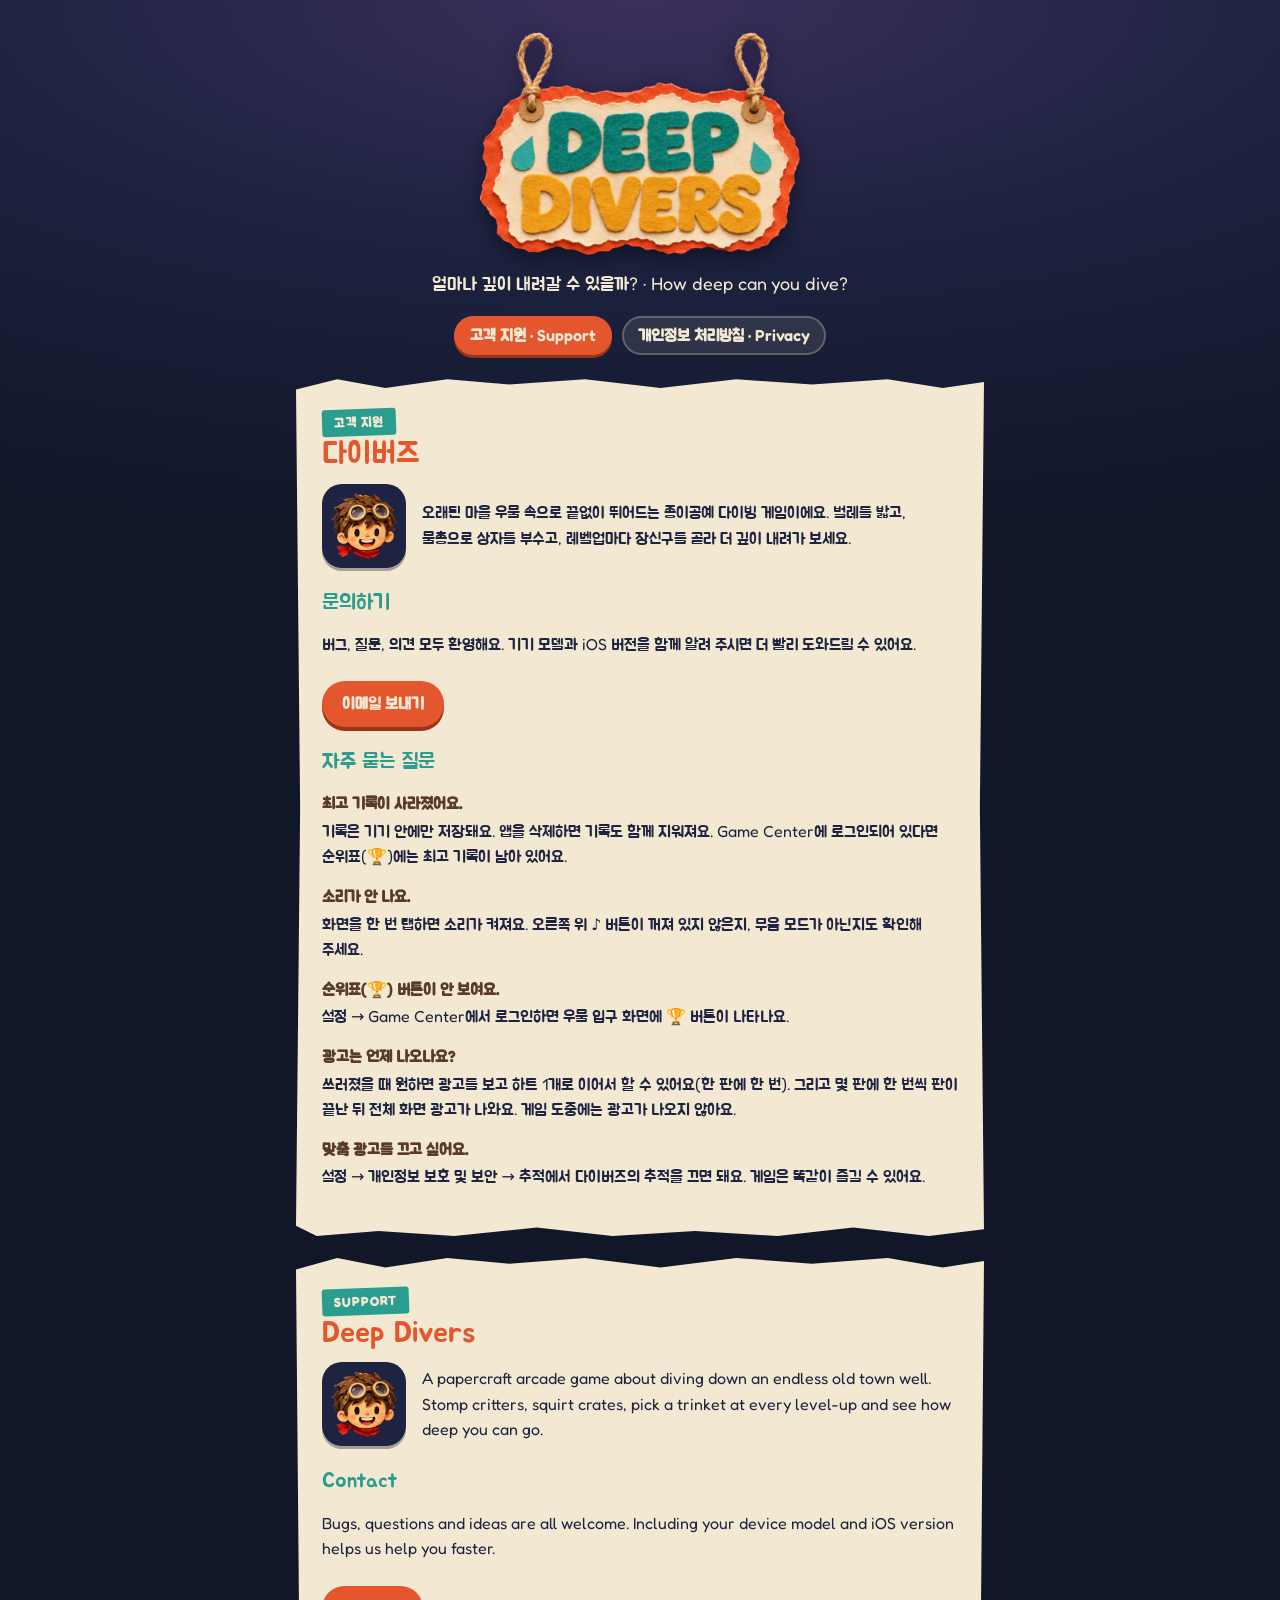
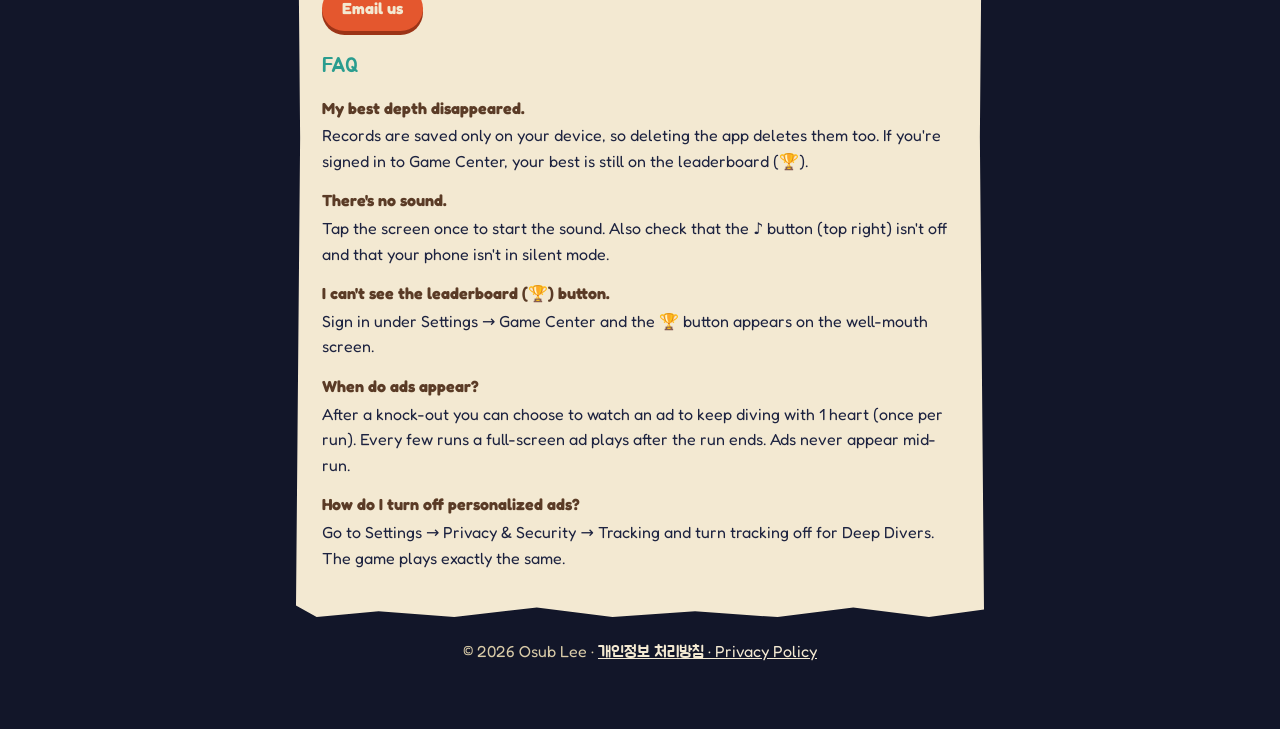
<file: index.html>
<!doctype html>
<html lang="ko">
<head>
  <meta charset="utf-8" />
  <meta name="viewport" content="width=device-width, initial-scale=1" />
  <title>다이버즈 Deep Divers · 고객 지원</title>
  <meta name="description" content="다이버즈(Deep Divers) 고객 지원 · Support for Deep Divers, a papercraft well-diving game." />
  <link rel="icon" type="image/png" href="favicon.png" />
  <link rel="preconnect" href="https://fonts.googleapis.com" />
  <link rel="preconnect" href="https://fonts.gstatic.com" crossorigin />
  <link href="https://fonts.googleapis.com/css2?family=Fredoka:wght@500;600;700&family=Jua&display=swap" rel="stylesheet" />
  <link rel="stylesheet" href="style.css" />
</head>
<body>
  <div class="wrap">
    <header>
      <img class="logo" src="img/logo.png" alt="Deep Divers" width="480" height="335" />
      <p class="tag">얼마나 깊이 내려갈 수 있을까? · How deep can you dive?</p>
    </header>
    <nav>
      <a href="index.html" aria-current="page">고객 지원 · Support</a>
      <a href="privacy.html">개인정보 처리방침 · Privacy</a>
    </nav>

    <main>
      <section class="paper" lang="ko">
        <span class="kicker">고객 지원</span>
        <h1>다이버즈</h1>
        <div class="app">
          <img src="img/icon.png" alt="" width="84" height="84" />
          <p>오래된 마을 우물 속으로 끝없이 뛰어드는 종이공예 다이빙 게임이에요. 벌레를 밟고, 물총으로 상자를 부수고, 레벨업마다 장신구를 골라 더 깊이 내려가 보세요.</p>
        </div>

        <h2>문의하기</h2>
        <p>버그, 질문, 의견 모두 환영해요. 기기 모델과 iOS 버전을 함께 알려 주시면 더 빨리 도와드릴 수 있어요.</p>
        <a class="btn" href="mailto:leeosub1647+deepdivers@gmail.com?subject=%EB%8B%A4%EC%9D%B4%EB%B2%84%EC%A6%88%20%EB%AC%B8%EC%9D%98">이메일 보내기</a>

        <h2>자주 묻는 질문</h2>
        <dl class="faq">
          <dt>최고 기록이 사라졌어요.</dt>
          <dd>기록은 기기 안에만 저장돼요. 앱을 삭제하면 기록도 함께 지워져요. Game Center에 로그인되어 있다면 순위표(🏆)에는 최고 기록이 남아 있어요.</dd>
          <dt>소리가 안 나요.</dt>
          <dd>화면을 한 번 탭하면 소리가 켜져요. 오른쪽 위 ♪ 버튼이 꺼져 있지 않은지, 무음 모드가 아닌지도 확인해 주세요.</dd>
          <dt>순위표(🏆) 버튼이 안 보여요.</dt>
          <dd>설정 → Game Center에서 로그인하면 우물 입구 화면에 🏆 버튼이 나타나요.</dd>
          <dt>광고는 언제 나오나요?</dt>
          <dd>쓰러졌을 때 원하면 광고를 보고 하트 1개로 이어서 할 수 있어요(한 판에 한 번). 그리고 몇 판에 한 번씩 판이 끝난 뒤 전체 화면 광고가 나와요. 게임 도중에는 광고가 나오지 않아요.</dd>
          <dt>맞춤 광고를 끄고 싶어요.</dt>
          <dd>설정 → 개인정보 보호 및 보안 → 추적에서 다이버즈의 추적을 끄면 돼요. 게임은 똑같이 즐길 수 있어요.</dd>
        </dl>
      </section>

      <section class="paper" lang="en">
        <span class="kicker">Support</span>
        <h1>Deep Divers</h1>
        <div class="app">
          <img src="img/icon.png" alt="" width="84" height="84" />
          <p>A papercraft arcade game about diving down an endless old town well. Stomp critters, squirt crates, pick a trinket at every level-up and see how deep you can go.</p>
        </div>

        <h2>Contact</h2>
        <p>Bugs, questions and ideas are all welcome. Including your device model and iOS version helps us help you faster.</p>
        <a class="btn" href="mailto:leeosub1647+deepdivers@gmail.com?subject=Deep%20Divers%20support">Email us</a>

        <h2>FAQ</h2>
        <dl class="faq">
          <dt>My best depth disappeared.</dt>
          <dd>Records are saved only on your device, so deleting the app deletes them too. If you're signed in to Game Center, your best is still on the leaderboard (🏆).</dd>
          <dt>There's no sound.</dt>
          <dd>Tap the screen once to start the sound. Also check that the ♪ button (top right) isn't off and that your phone isn't in silent mode.</dd>
          <dt>I can't see the leaderboard (🏆) button.</dt>
          <dd>Sign in under Settings → Game Center and the 🏆 button appears on the well-mouth screen.</dd>
          <dt>When do ads appear?</dt>
          <dd>After a knock-out you can choose to watch an ad to keep diving with 1 heart (once per run). Every few runs a full-screen ad plays after the run ends. Ads never appear mid-run.</dd>
          <dt>How do I turn off personalized ads?</dt>
          <dd>Go to Settings → Privacy &amp; Security → Tracking and turn tracking off for Deep Divers. The game plays exactly the same.</dd>
        </dl>
      </section>
    </main>

    <footer>
      <p>© 2026 Osub Lee · <a href="privacy.html">개인정보 처리방침 · Privacy Policy</a></p>
    </footer>
  </div>
</body>
</html>
</file>
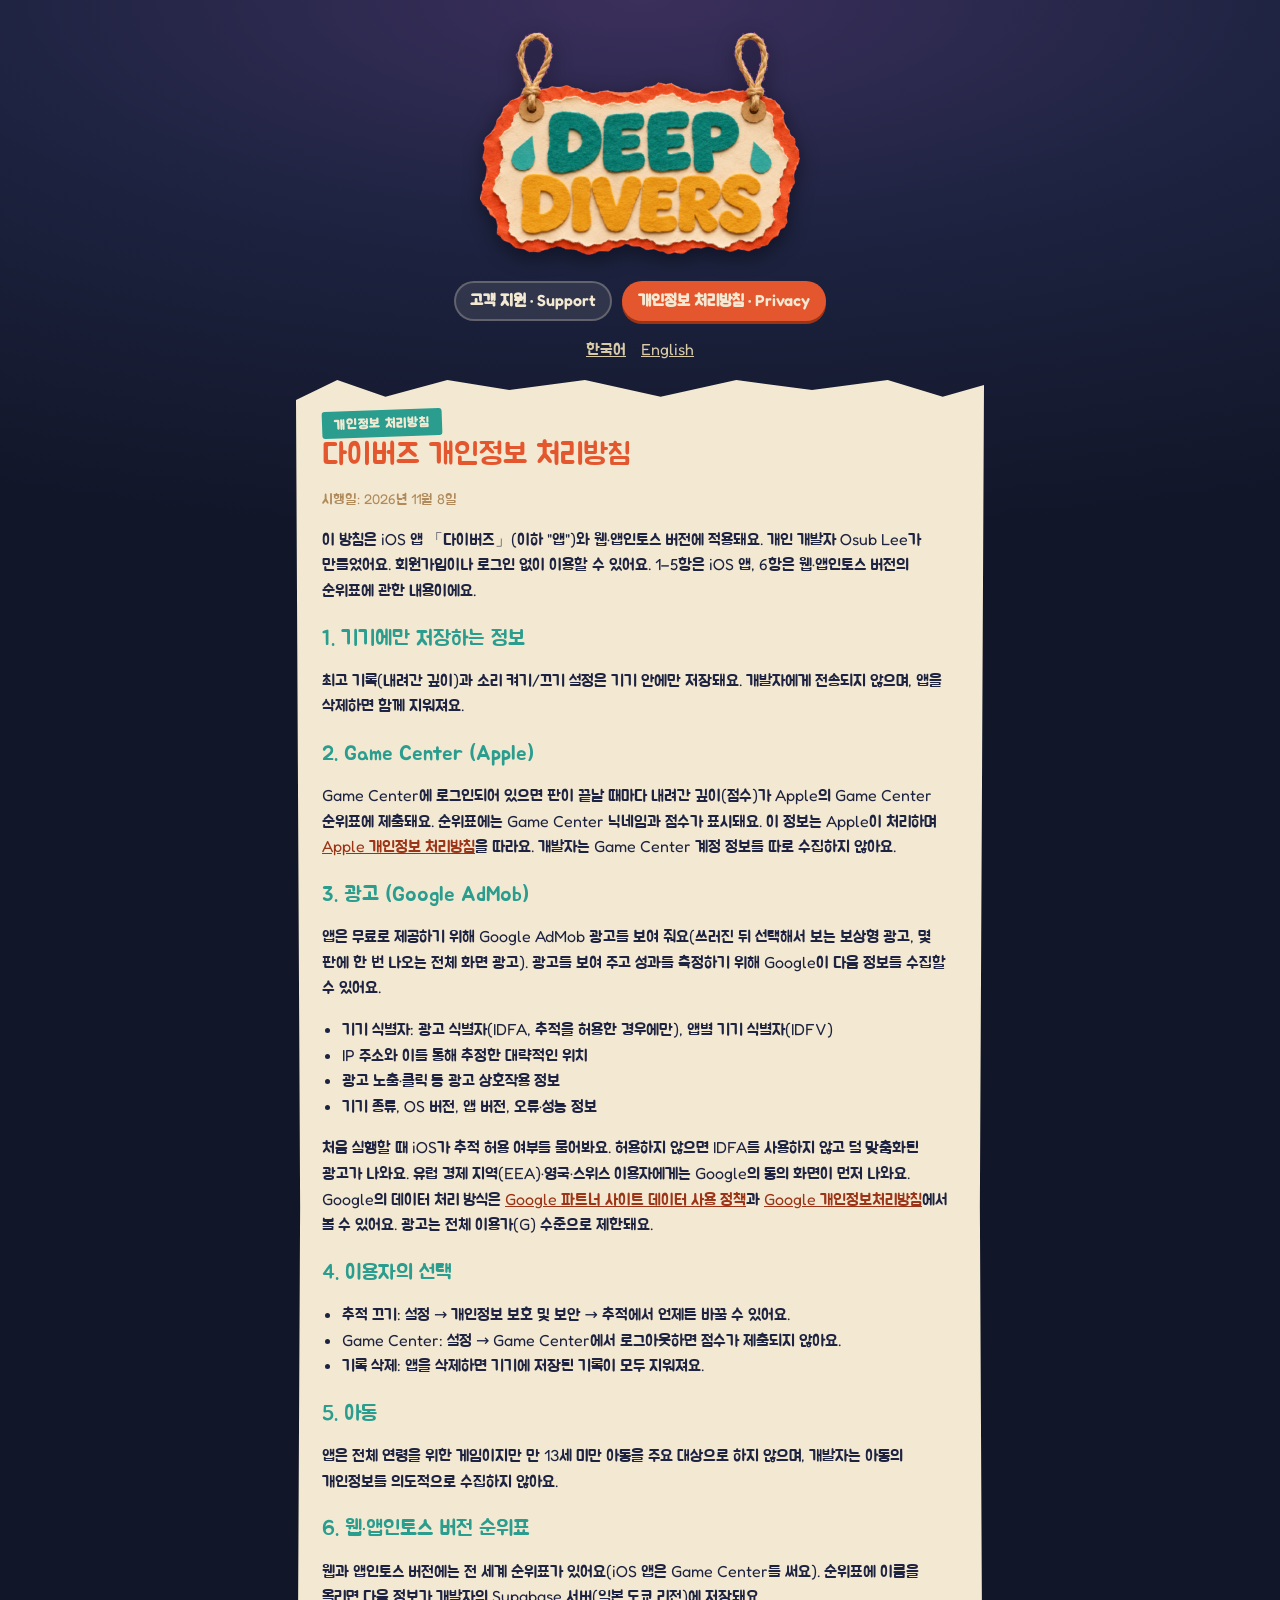
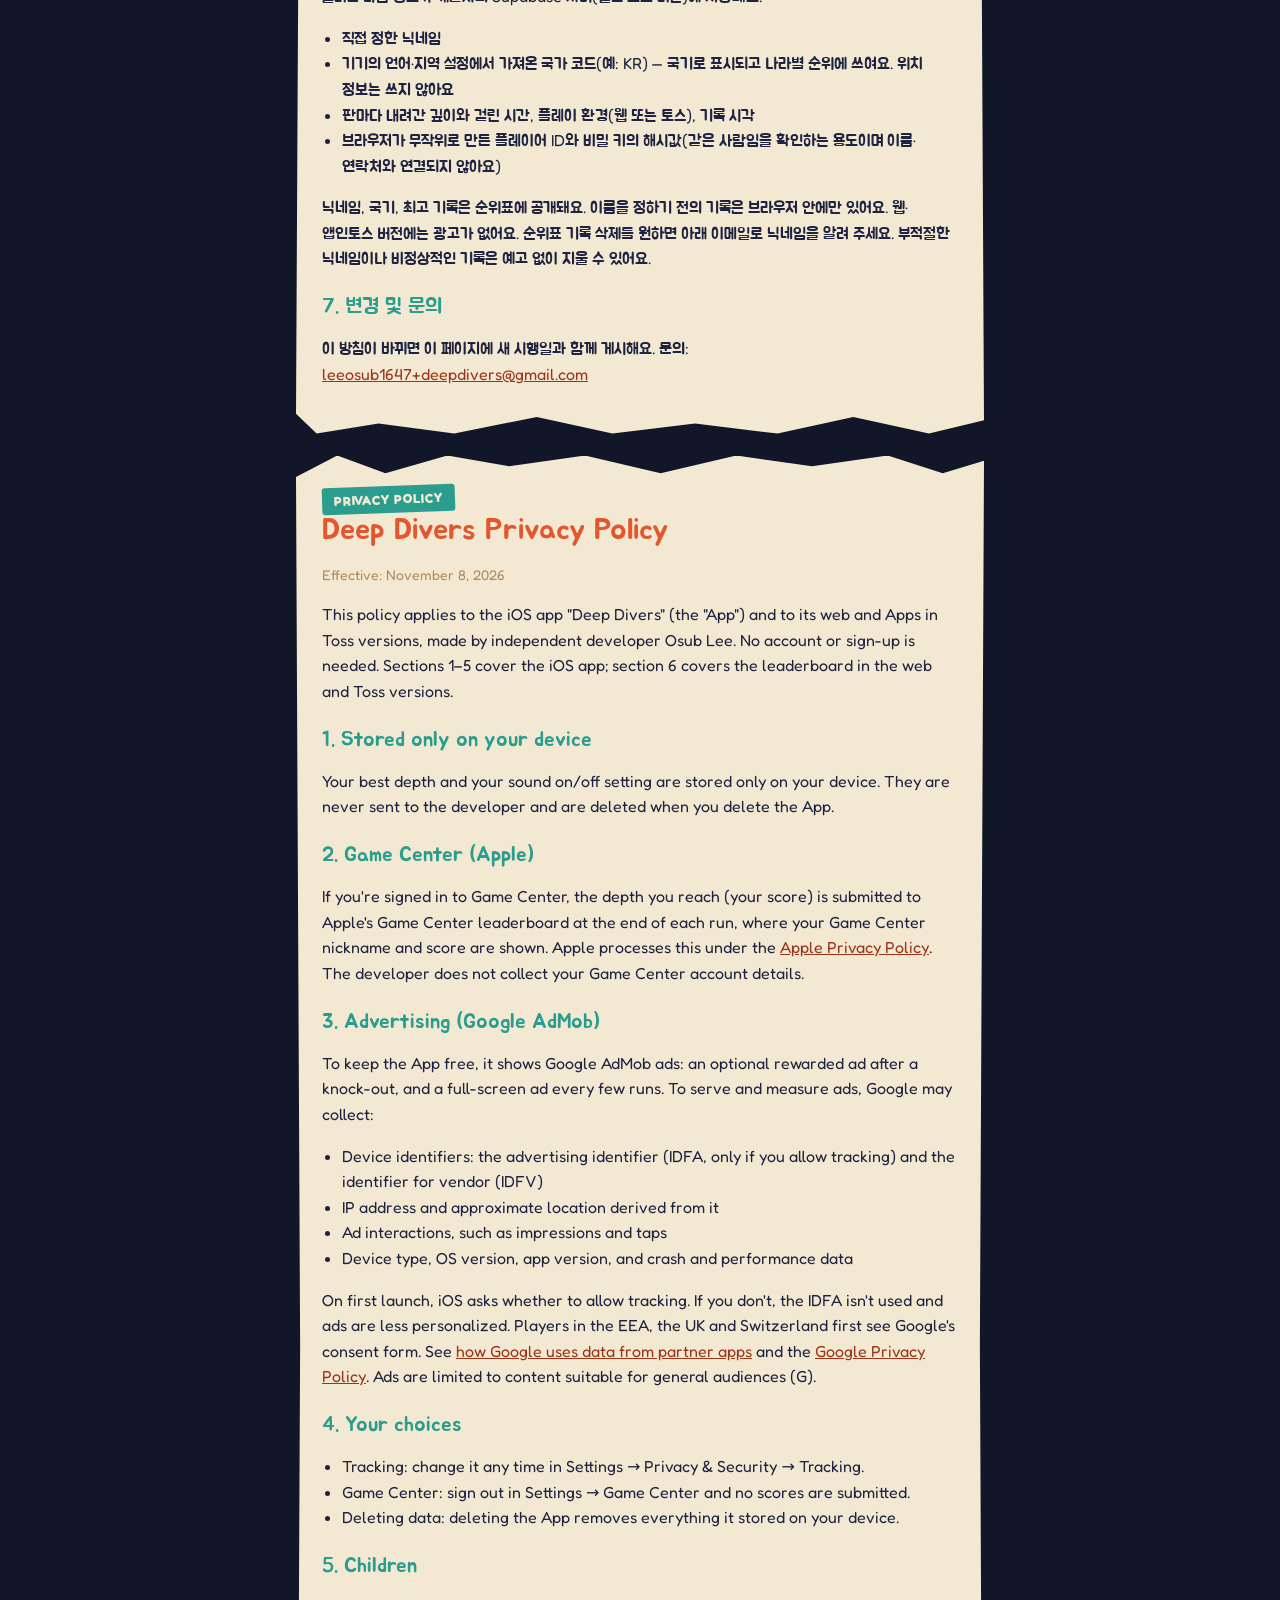
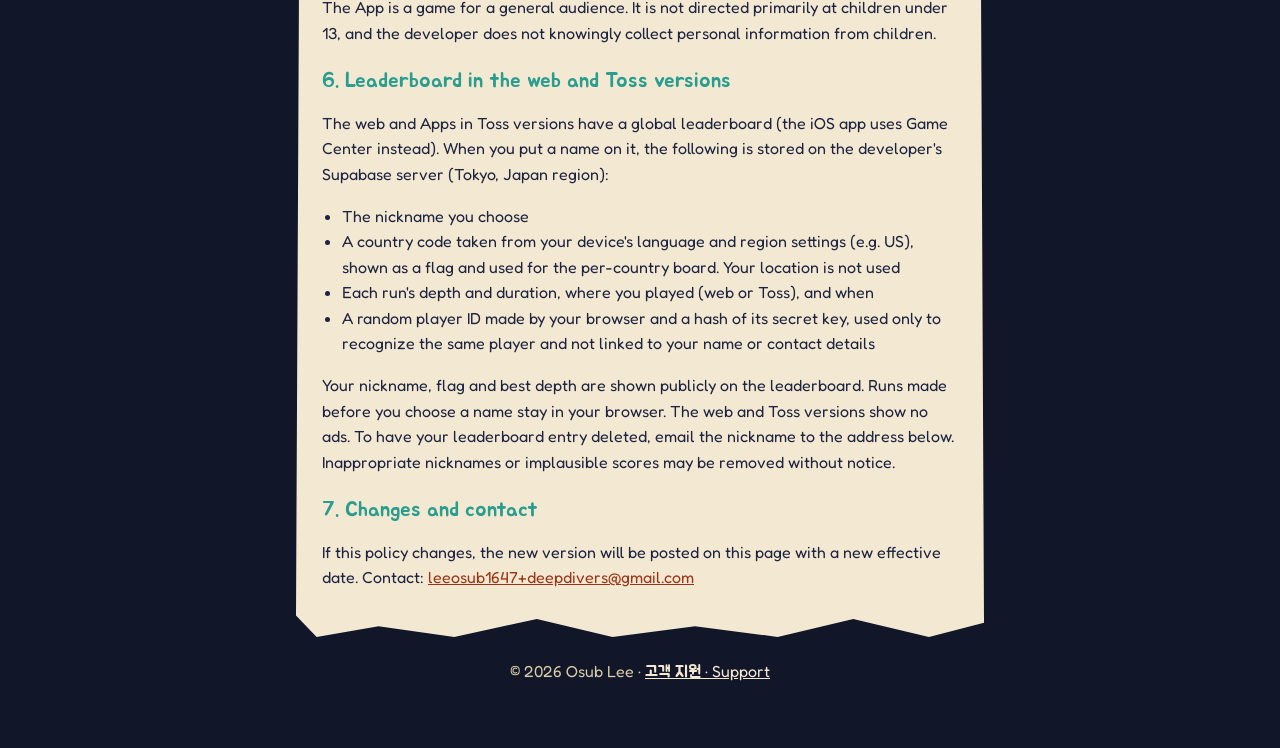
<file: privacy.html>
<!doctype html>
<html lang="ko">
<head>
  <meta charset="utf-8" />
  <meta name="viewport" content="width=device-width, initial-scale=1" />
  <title>다이버즈 Deep Divers · 개인정보 처리방침 Privacy Policy</title>
  <meta name="description" content="다이버즈(Deep Divers) iOS 앱 개인정보 처리방침 · Privacy Policy for the Deep Divers iOS app." />
  <link rel="icon" type="image/png" href="favicon.png" />
  <link rel="preconnect" href="https://fonts.googleapis.com" />
  <link rel="preconnect" href="https://fonts.gstatic.com" crossorigin />
  <link href="https://fonts.googleapis.com/css2?family=Fredoka:wght@500;600;700&family=Jua&display=swap" rel="stylesheet" />
  <link rel="stylesheet" href="style.css" />
</head>
<body>
  <div class="wrap">
    <header>
      <a href="index.html"><img class="logo" src="img/logo.png" alt="Deep Divers" width="480" height="335" /></a>
    </header>
    <nav>
      <a href="index.html">고객 지원 · Support</a>
      <a href="privacy.html" aria-current="page">개인정보 처리방침 · Privacy</a>
    </nav>
    <p class="lang"><a href="#ko">한국어</a>·<a href="#en">English</a></p>

    <main>
      <section class="paper" id="ko" lang="ko">
        <span class="kicker">개인정보 처리방침</span>
        <h1>다이버즈 개인정보 처리방침</h1>
        <p class="muted">시행일: 2026년 11월 8일</p>
        <p>이 방침은 iOS 앱 「다이버즈」(이하 "앱")와 웹·앱인토스 버전에 적용돼요. 개인 개발자 Osub Lee가 만들었어요. 회원가입이나 로그인 없이 이용할 수 있어요. 1–5항은 iOS 앱, 6항은 웹·앱인토스 버전의 순위표에 관한 내용이에요.</p>

        <h2>1. 기기에만 저장하는 정보</h2>
        <p>최고 기록(내려간 깊이)과 소리 켜기/끄기 설정은 기기 안에만 저장돼요. 개발자에게 전송되지 않으며, 앱을 삭제하면 함께 지워져요.</p>

        <h2>2. Game Center (Apple)</h2>
        <p>Game Center에 로그인되어 있으면 판이 끝날 때마다 내려간 깊이(점수)가 Apple의 Game Center 순위표에 제출돼요. 순위표에는 Game Center 닉네임과 점수가 표시돼요. 이 정보는 Apple이 처리하며 <a href="https://www.apple.com/legal/privacy/">Apple 개인정보 처리방침</a>을 따라요. 개발자는 Game Center 계정 정보를 따로 수집하지 않아요.</p>

        <h2>3. 광고 (Google AdMob)</h2>
        <p>앱은 무료로 제공하기 위해 Google AdMob 광고를 보여 줘요(쓰러진 뒤 선택해서 보는 보상형 광고, 몇 판에 한 번 나오는 전체 화면 광고). 광고를 보여 주고 성과를 측정하기 위해 Google이 다음 정보를 수집할 수 있어요.</p>
        <ul>
          <li>기기 식별자: 광고 식별자(IDFA, 추적을 허용한 경우에만), 앱별 기기 식별자(IDFV)</li>
          <li>IP 주소와 이를 통해 추정한 대략적인 위치</li>
          <li>광고 노출·클릭 등 광고 상호작용 정보</li>
          <li>기기 종류, OS 버전, 앱 버전, 오류·성능 정보</li>
        </ul>
        <p>처음 실행할 때 iOS가 추적 허용 여부를 물어봐요. 허용하지 않으면 IDFA를 사용하지 않고 덜 맞춤화된 광고가 나와요. 유럽 경제 지역(EEA)·영국·스위스 이용자에게는 Google의 동의 화면이 먼저 나와요. Google의 데이터 처리 방식은 <a href="https://policies.google.com/technologies/partner-sites">Google 파트너 사이트 데이터 사용 정책</a>과 <a href="https://policies.google.com/privacy">Google 개인정보처리방침</a>에서 볼 수 있어요. 광고는 전체 이용가(G) 수준으로 제한돼요.</p>

        <h2>4. 이용자의 선택</h2>
        <ul>
          <li>추적 끄기: 설정 → 개인정보 보호 및 보안 → 추적에서 언제든 바꿀 수 있어요.</li>
          <li>Game Center: 설정 → Game Center에서 로그아웃하면 점수가 제출되지 않아요.</li>
          <li>기록 삭제: 앱을 삭제하면 기기에 저장된 기록이 모두 지워져요.</li>
        </ul>

        <h2>5. 아동</h2>
        <p>앱은 전체 연령을 위한 게임이지만 만 13세 미만 아동을 주요 대상으로 하지 않으며, 개발자는 아동의 개인정보를 의도적으로 수집하지 않아요.</p>

        <h2>6. 웹·앱인토스 버전 순위표</h2>
        <p>웹과 앱인토스 버전에는 전 세계 순위표가 있어요(iOS 앱은 Game Center를 써요). 순위표에 이름을 올리면 다음 정보가 개발자의 Supabase 서버(일본 도쿄 리전)에 저장돼요.</p>
        <ul>
          <li>직접 정한 닉네임</li>
          <li>기기의 언어·지역 설정에서 가져온 국가 코드(예: KR) — 국기로 표시되고 나라별 순위에 쓰여요. 위치 정보는 쓰지 않아요</li>
          <li>판마다 내려간 깊이와 걸린 시간, 플레이 환경(웹 또는 토스), 기록 시각</li>
          <li>브라우저가 무작위로 만든 플레이어 ID와 비밀 키의 해시값(같은 사람임을 확인하는 용도이며 이름·연락처와 연결되지 않아요)</li>
        </ul>
        <p>닉네임, 국기, 최고 기록은 순위표에 공개돼요. 이름을 정하기 전의 기록은 브라우저 안에만 있어요. 웹·앱인토스 버전에는 광고가 없어요. 순위표 기록 삭제를 원하면 아래 이메일로 닉네임을 알려 주세요. 부적절한 닉네임이나 비정상적인 기록은 예고 없이 지울 수 있어요.</p>

        <h2>7. 변경 및 문의</h2>
        <p>이 방침이 바뀌면 이 페이지에 새 시행일과 함께 게시해요. 문의: <a href="mailto:leeosub1647+deepdivers@gmail.com">leeosub1647+deepdivers@gmail.com</a></p>
      </section>

      <section class="paper" id="en" lang="en">
        <span class="kicker">Privacy Policy</span>
        <h1>Deep Divers Privacy Policy</h1>
        <p class="muted">Effective: November 8, 2026</p>
        <p>This policy applies to the iOS app "Deep Divers" (the "App") and to its web and Apps in Toss versions, made by independent developer Osub Lee. No account or sign-up is needed. Sections 1–5 cover the iOS app; section 6 covers the leaderboard in the web and Toss versions.</p>

        <h2>1. Stored only on your device</h2>
        <p>Your best depth and your sound on/off setting are stored only on your device. They are never sent to the developer and are deleted when you delete the App.</p>

        <h2>2. Game Center (Apple)</h2>
        <p>If you're signed in to Game Center, the depth you reach (your score) is submitted to Apple's Game Center leaderboard at the end of each run, where your Game Center nickname and score are shown. Apple processes this under the <a href="https://www.apple.com/legal/privacy/">Apple Privacy Policy</a>. The developer does not collect your Game Center account details.</p>

        <h2>3. Advertising (Google AdMob)</h2>
        <p>To keep the App free, it shows Google AdMob ads: an optional rewarded ad after a knock-out, and a full-screen ad every few runs. To serve and measure ads, Google may collect:</p>
        <ul>
          <li>Device identifiers: the advertising identifier (IDFA, only if you allow tracking) and the identifier for vendor (IDFV)</li>
          <li>IP address and approximate location derived from it</li>
          <li>Ad interactions, such as impressions and taps</li>
          <li>Device type, OS version, app version, and crash and performance data</li>
        </ul>
        <p>On first launch, iOS asks whether to allow tracking. If you don't, the IDFA isn't used and ads are less personalized. Players in the EEA, the UK and Switzerland first see Google's consent form. See <a href="https://policies.google.com/technologies/partner-sites">how Google uses data from partner apps</a> and the <a href="https://policies.google.com/privacy">Google Privacy Policy</a>. Ads are limited to content suitable for general audiences (G).</p>

        <h2>4. Your choices</h2>
        <ul>
          <li>Tracking: change it any time in Settings → Privacy &amp; Security → Tracking.</li>
          <li>Game Center: sign out in Settings → Game Center and no scores are submitted.</li>
          <li>Deleting data: deleting the App removes everything it stored on your device.</li>
        </ul>

        <h2>5. Children</h2>
        <p>The App is a game for a general audience. It is not directed primarily at children under 13, and the developer does not knowingly collect personal information from children.</p>

        <h2>6. Leaderboard in the web and Toss versions</h2>
        <p>The web and Apps in Toss versions have a global leaderboard (the iOS app uses Game Center instead). When you put a name on it, the following is stored on the developer's Supabase server (Tokyo, Japan region):</p>
        <ul>
          <li>The nickname you choose</li>
          <li>A country code taken from your device's language and region settings (e.g. US), shown as a flag and used for the per-country board. Your location is not used</li>
          <li>Each run's depth and duration, where you played (web or Toss), and when</li>
          <li>A random player ID made by your browser and a hash of its secret key, used only to recognize the same player and not linked to your name or contact details</li>
        </ul>
        <p>Your nickname, flag and best depth are shown publicly on the leaderboard. Runs made before you choose a name stay in your browser. The web and Toss versions show no ads. To have your leaderboard entry deleted, email the nickname to the address below. Inappropriate nicknames or implausible scores may be removed without notice.</p>

        <h2>7. Changes and contact</h2>
        <p>If this policy changes, the new version will be posted on this page with a new effective date. Contact: <a href="mailto:leeosub1647+deepdivers@gmail.com">leeosub1647+deepdivers@gmail.com</a></p>
      </section>
    </main>

    <footer>
      <p>© 2026 Osub Lee · <a href="index.html">고객 지원 · Support</a></p>
    </footer>
  </div>
</body>
</html>
</file>
<file: style.css>
/* Deep Divers support site: the game's papercraft palette on a static page. */
:root {
  --deep: #121629; --indigo: #1d2340; --teal: #2a9d8f; --aqua: #5cc8c0; --mustard: #e9b44c;
  --tomato: #e4572e; --tomato-dk: #9c3417; --cream: #f3e9d2; --cream-dk: #d9cba8; --kraft: #b08a5a; --bark: #5a3b26;
  --torn: polygon(0 1.2%, 6% 0, 13% 1%, 22% 0, 31% .6%, 42% 0, 53% 1%, 64% 0, 75% .6%, 86% 0, 94% 1%, 100% .3%, 99.4% 50%, 100% 99.2%, 92% 100%, 81% 99%, 70% 100%, 58% 99.4%, 46% 100%, 35% 99%, 23% 100%, 12% 99.4%, 3% 100%, 0 98.8%, .6% 50%);
}
* { box-sizing: border-box; }
html { -webkit-text-size-adjust: 100%; }
body {
  margin: 0; min-height: 100vh; color: var(--indigo); line-height: 1.6;
  font-family: 'Fredoka', 'Jua', system-ui, -apple-system, 'Apple SD Gothic Neo', sans-serif; word-break: keep-all;
  background: radial-gradient(120% 60% at 50% 0%, #3b2f5c 0%, #1d2340 45%, var(--deep) 100%) fixed, var(--deep);
}
.wrap { width: min(720px, 100%); margin: 0 auto; padding: 32px 16px 48px; }
header { text-align: center; }
.logo { width: min(320px, 78%); height: auto; filter: drop-shadow(0 6px 10px rgba(0, 0, 0, .45)); }
.tag { color: var(--cream); margin: 6px 0 0; font-size: 18px; }
nav { display: flex; gap: 10px; justify-content: center; flex-wrap: wrap; margin: 18px 0 24px; }
nav a {
  color: var(--cream); text-decoration: none; font-weight: 600; padding: 7px 16px; border-radius: 999px;
  background: rgba(243, 233, 210, .1); box-shadow: inset 0 0 0 2px rgba(243, 233, 210, .25);
}
nav a[aria-current="page"], nav a:hover { background: var(--tomato); box-shadow: 0 3px 0 var(--tomato-dk); }
.paper {
  background: var(--cream); clip-path: var(--torn); padding: 30px 26px; margin: 0 0 22px;
  filter: drop-shadow(0 4px 0 rgba(18, 22, 41, .5));
}
h1, h2 { font-family: 'Jua', 'Fredoka', sans-serif; font-weight: 400; line-height: 1.25; margin: 0 0 10px; }
h1 { font-size: 30px; color: var(--tomato); }
h2 { font-size: 21px; color: var(--teal); margin-top: 22px; }
h3 { font-size: 17px; margin: 18px 0 4px; color: var(--bark); }
p, li { font-size: 16px; }
ul { padding-left: 20px; }
a { color: var(--tomato-dk); }
.kicker {
  display: inline-block; font-size: 13px; font-weight: 700; letter-spacing: 1px; text-transform: uppercase;
  color: var(--cream); background: var(--teal); padding: 3px 12px; border-radius: 3px; transform: rotate(-2deg);
}
.app { display: flex; gap: 16px; align-items: center; }
.app img { width: 84px; height: 84px; border-radius: 20px; flex: none; box-shadow: 0 3px 0 rgba(18, 22, 41, .35); }
.app p { margin: 0; }
.btn {
  display: inline-block; margin-top: 8px; padding: 10px 20px; border-radius: 999px; color: var(--cream);
  background: var(--tomato); box-shadow: 0 4px 0 var(--tomato-dk); text-decoration: none; font-weight: 700;
}
.faq dt { font-weight: 700; color: var(--bark); margin-top: 14px; }
.faq dd { margin: 2px 0 0; }
.muted { color: var(--kraft); font-size: 14px; }
.lang { text-align: center; margin: -8px 0 18px; }
.lang a { color: var(--cream-dk); margin: 0 6px; }
footer { text-align: center; color: var(--cream-dk); font-size: 14px; }
footer a { color: var(--cream); }
@media (max-width: 480px) { .paper { padding: 26px 18px; } h1 { font-size: 26px; } }
</file>
